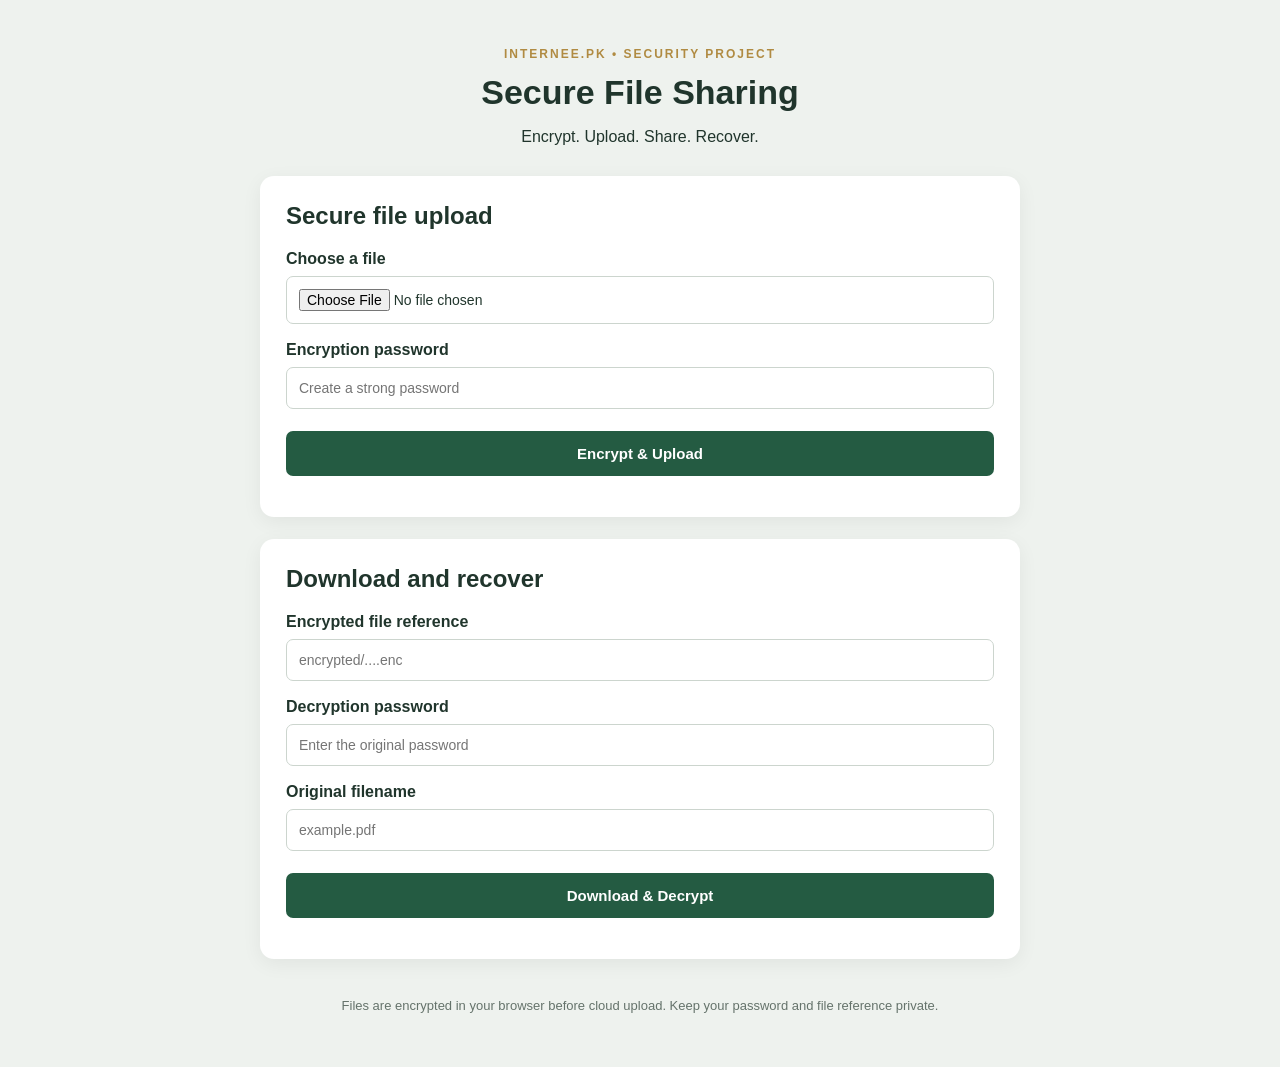
<file: templates/index.html>
<!DOCTYPE html>
<html lang="en">
<head>
    <meta charset="UTF-8">
    <meta name="viewport" content="width=device-width, initial-scale=1.0">
    <title>Secure File Sharing Portal</title>
    <link rel="stylesheet" href="/static/style.css">
</head>
<body>
    <main class="container">
        <header>
            <p class="eyebrow">INTERNEE.PK • SECURITY PROJECT</p>
            <h1>Secure File Sharing</h1>
            <p>Encrypt. Upload. Share. Recover.</p>
        </header>

        <section class="panel">
            <h2>Secure file upload</h2>

            <label for="uploadFile">Choose a file</label>
            <input type="file" id="uploadFile">

            <label for="uploadPassword">Encryption password</label>
            <input type="password" id="uploadPassword"
                   placeholder="Create a strong password">

            <button id="uploadButton">Encrypt & Upload</button>

            <div id="uploadResult" class="result"></div>
        </section>

        <section class="panel">
            <h2>Download and recover</h2>

            <label for="objectKey">Encrypted file reference</label>
            <input type="text" id="objectKey"
                   placeholder="encrypted/....enc">

            <label for="downloadPassword">Decryption password</label>
            <input type="password" id="downloadPassword"
                   placeholder="Enter the original password">

            <label for="downloadFilename">Original filename</label>
            <input type="text" id="downloadFilename"
                   placeholder="example.pdf">

            <button id="downloadButton">Download & Decrypt</button>

            <div id="downloadResult" class="result"></div>
        </section>

        <footer>
            Files are encrypted in your browser before cloud upload.
            Keep your password and file reference private.
        </footer>
    </main>

    <script src="/static/script.js"></script>
</body>
</html>
</file>
<file: static/style.css>
* {
    box-sizing: border-box;
}

body {
    margin: 0;
    padding: 35px 16px;
    font-family: Arial, sans-serif;
    background: #eef2ee;
    color: #20352c;
}

.container {
    max-width: 760px;
    margin: auto;
}

header {
    text-align: center;
    margin-bottom: 30px;
}

header h1 {
    font-size: 34px;
    margin: 10px 0;
}

.eyebrow {
    color: #b08b42;
    font-weight: bold;
    letter-spacing: 2px;
    font-size: 12px;
}

.panel {
    background: white;
    padding: 26px;
    border-radius: 14px;
    margin-bottom: 22px;
    box-shadow: 0 5px 20px rgba(0,0,0,.06);
}

.panel h2 {
    margin-top: 0;
}

label {
    display: block;
    margin: 17px 0 8px;
    font-weight: bold;
}

input {
    width: 100%;
    padding: 12px;
    border: 1px solid #ccd5ce;
    border-radius: 7px;
    font-size: 14px;
}

button {
    width: 100%;
    margin-top: 22px;
    padding: 14px;
    border: none;
    border-radius: 7px;
    background: #245b42;
    color: white;
    font-size: 15px;
    font-weight: bold;
    cursor: pointer;
}

button:disabled {
    opacity: .6;
    cursor: wait;
}

.result {
    margin-top: 15px;
    white-space: pre-wrap;
    overflow-wrap: anywhere;
    line-height: 1.6;
    font-size: 14px;
}

footer {
    text-align: center;
    color: #65736b;
    font-size: 13px;
    line-height: 1.6;
    padding: 15px;
}
</file>
